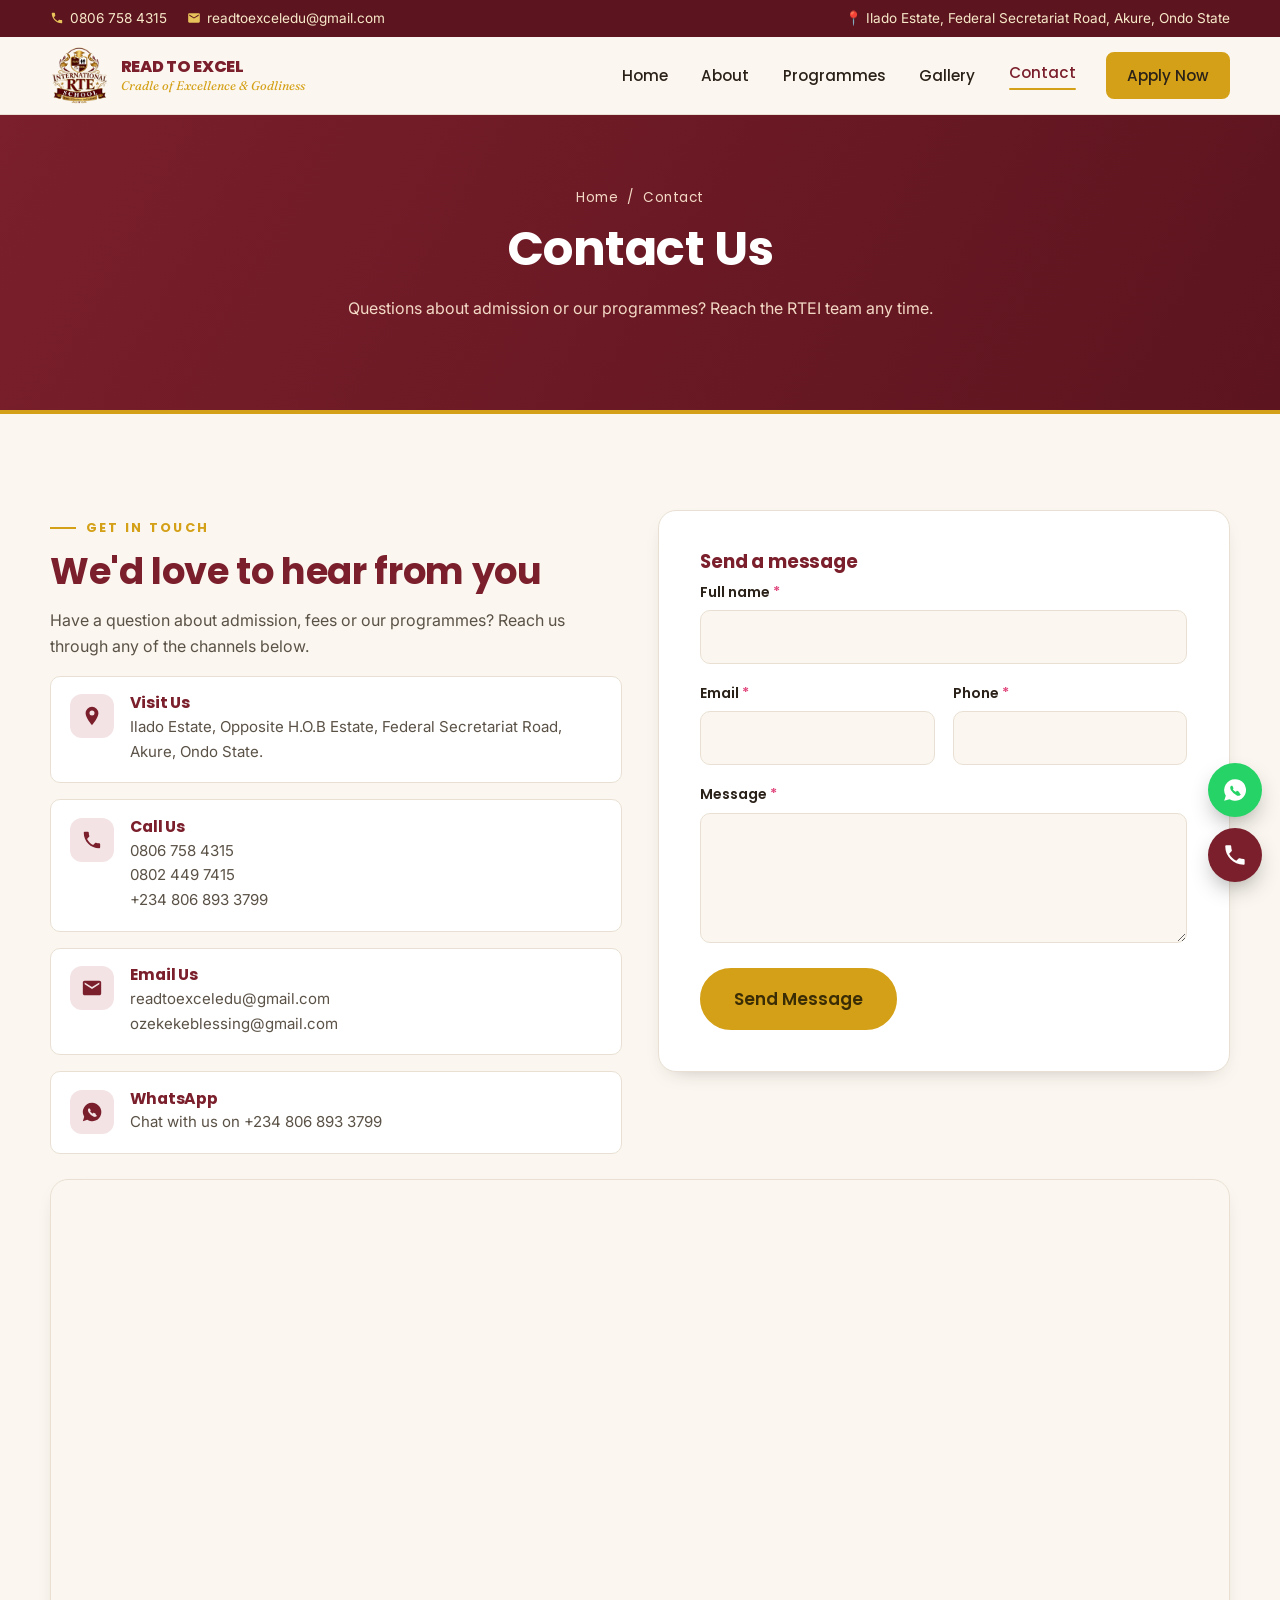
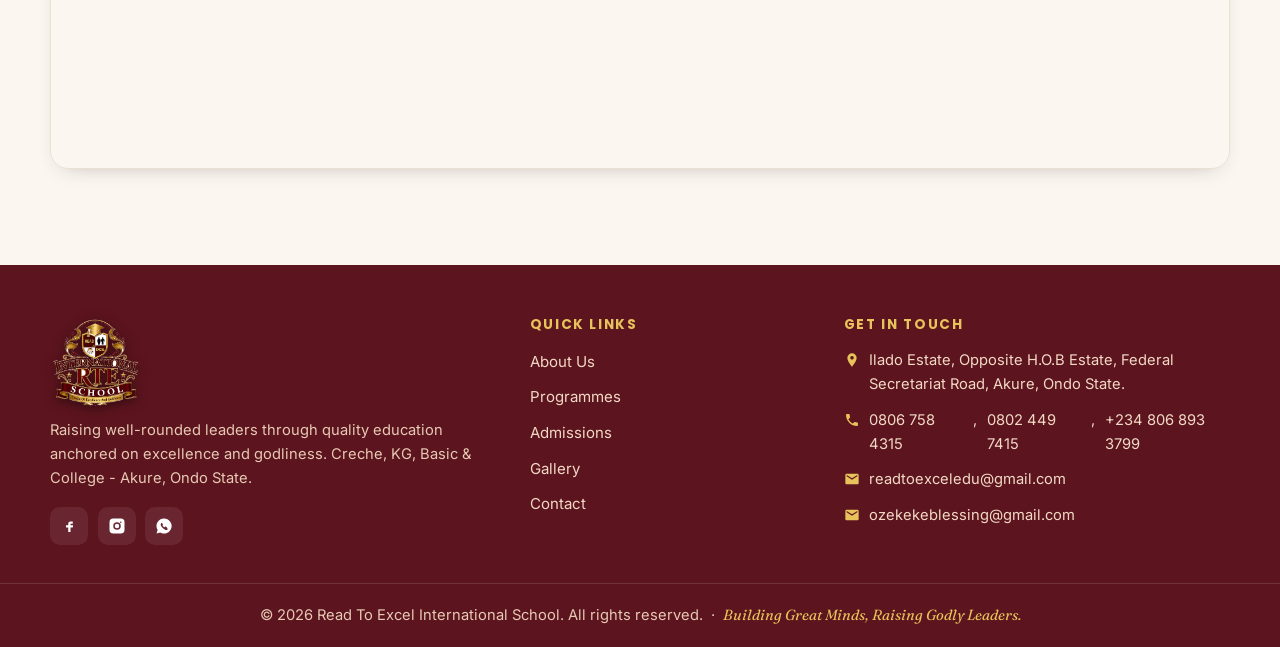
<file: contact.html>
<!DOCTYPE html>
<html lang="en">
<head>
  <meta charset="UTF-8">
  <meta name="viewport" content="width=device-width, initial-scale=1.0">
  <title>Contact | Read To Excel International School</title>
  <meta name="description" content="Contact Read To Excel International School, Akure - address, phone numbers, email and enquiry form. Admission in progress.">
  <meta name="theme-color" content="#7A1F2B">
  <meta property="og:type" content="website">
  <meta property="og:title" content="Contact | Read To Excel International School">
  <meta property="og:description" content="Contact Read To Excel International School, Akure - address, phone numbers, email and enquiry form. Admission in progress.">
  <link rel="preconnect" href="https://fonts.googleapis.com">
  <link rel="preconnect" href="https://fonts.gstatic.com" crossorigin>
  <link href="https://fonts.googleapis.com/css2?family=Poppins:wght@400;500;600;700;800&family=Inter:wght@400;500;600&family=Fraunces:ital,opsz,wght@1,9..144,400;1,9..144,500&display=swap" rel="stylesheet">
  <link rel="stylesheet" href="styles.css">
</head>
<body>
<div class="topbar">
    <div class="container">
      <div class="topbar-contacts">
        <span>
          <svg class="ico" viewBox="0 0 24 24"><path d="M6.6 10.8c1.4 2.8 3.8 5.1 6.6 6.6l2.2-2.2c.3-.3.7-.4 1-.2 1.1.4 2.3.6 3.5.6.6 0 1 .4 1 1V20c0 .6-.4 1-1 1C10.6 21 3 13.4 3 4c0-.6.4-1 1-1h3.5c.6 0 1 .4 1 1 0 1.2.2 2.4.6 3.5.1.4 0 .8-.3 1l-2.2 2.3Z"/></svg>
          <a href="tel:+2348067584315">0806 758 4315</a>
        </span>
        <span>
          <svg class="ico" viewBox="0 0 24 24"><path d="M20 4H4c-1.1 0-2 .9-2 2v12c0 1.1.9 2 2 2h16c1.1 0 2-.9 2-2V6c0-1.1-.9-2-2-2Zm0 4-8 5-8-5V6l8 5 8-5v2Z"/></svg>
          <a href="mailto:readtoexceledu@gmail.com">readtoexceledu@gmail.com</a>
        </span>
      </div>
      <span>📍 Ilado Estate, Federal Secretariat Road, Akure, Ondo State</span>
    </div>
  </div>

  <!-- ============ HEADER ============ -->
<header class="site-header">
    <div class="container">
      <a class="brand" href="index.html" aria-label="Read To Excel International School - home">
        <span class="crest" aria-hidden="true">
          <img src="images/logo.png" alt="">
        </span>
        <span class="brand-text">
          <span class="name">Read To Excel</span><br>
          <span class="motto">Cradle of Excellence &amp; Godliness</span>
        </span>
      </a>

      <button class="nav-toggle" aria-label="Open menu" aria-controls="primary-nav" aria-expanded="false"><span></span></button>

      <nav class="nav" id="primary-nav" aria-label="Primary">
        <a href="index.html">Home</a>
        <a href="about.html">About</a>
        <a href="programmes.html">Programmes</a>
        <a href="gallery.html">Gallery</a>
        <a href="contact.html" class="active">Contact</a>
        <a href="programmes.html#enquiry" class="btn btn--gold">Apply Now</a>
      </nav>
    </div>
  </header>
  <section class="page-banner">
    <div class="container">
      <p class="crumbs"><a href="index.html">Home</a> &nbsp;/&nbsp; Contact</p>
      <h1>Contact Us</h1>
      <p>Questions about admission or our programmes? Reach the RTEI team any time.</p>
    </div>
  </section>

  <section class="section">
    <div class="container">
      <div class="contact-grid">
        <div class="reveal">
          <span class="eyebrow">Get in touch</span>
          <h2 style="color:var(--maroon);font-size:clamp(1.6rem,4vw,2.3rem)">We'd love to hear from you</h2>
          <p style="color:var(--ink-soft)">Have a question about admission, fees or our programmes? Reach us through any of the channels below.</p>
          <div class="info-list">
            <div class="info-row"><span class="ic"><svg viewBox="0 0 24 24"><path d="M12 2a7 7 0 0 0-7 7c0 5 7 13 7 13s7-8 7-13a7 7 0 0 0-7-7Zm0 9.5A2.5 2.5 0 1 1 12 6a2.5 2.5 0 0 1 0 5.5Z"/></svg></span><div><h3>Visit Us</h3><p>Ilado Estate, Opposite H.O.B Estate, Federal Secretariat Road, Akure, Ondo State.</p></div></div>
            <div class="info-row"><span class="ic"><svg viewBox="0 0 24 24"><path d="M6.6 10.8c1.4 2.8 3.8 5.1 6.6 6.6l2.2-2.2c.3-.3.7-.4 1-.2 1.1.4 2.3.6 3.5.6.6 0 1 .4 1 1V20c0 .6-.4 1-1 1C10.6 21 3 13.4 3 4c0-.6.4-1 1-1h3.5c.6 0 1 .4 1 1 0 1.2.2 2.4.6 3.5.1.4 0 .8-.3 1l-2.2 2.3Z"/></svg></span><div><h3>Call Us</h3><p><a href="tel:+2348067584315">0806 758 4315</a><br><a href="tel:+2348024497415">0802 449 7415</a><br><a href="tel:+2348068933799">+234 806 893 3799</a></p></div></div>
            <div class="info-row"><span class="ic"><svg viewBox="0 0 24 24"><path d="M20 4H4c-1.1 0-2 .9-2 2v12c0 1.1.9 2 2 2h16c1.1 0 2-.9 2-2V6c0-1.1-.9-2-2-2Zm0 4-8 5-8-5V6l8 5 8-5v2Z"/></svg></span><div><h3>Email Us</h3><p><a href="mailto:readtoexceledu@gmail.com">readtoexceledu@gmail.com</a><br><a href="mailto:ozekekeblessing@gmail.com">ozekekeblessing@gmail.com</a></p></div></div>
            <div class="info-row"><span class="ic"><svg viewBox="0 0 24 24"><path d="M12 2a10 10 0 0 0-8.5 15.2L2 22l4.9-1.5A10 10 0 1 0 12 2Zm5.3 14.1c-.2.6-1.2 1.1-1.7 1.2-.4.1-1 .1-1.6-.1a13 13 0 0 1-5.7-5c-.4-.7-.7-1.5-.7-2.3 0-.9.5-1.4.7-1.6.2-.2.4-.2.6-.2h.4c.1 0 .3 0 .5.4l.7 1.6c.1.1.1.3 0 .4l-.3.5c-.1.1-.2.3-.1.5.3.6 1.6 1.8 2.4 2.1.2.1.4.1.5-.1l.5-.6c.1-.2.3-.2.5-.1l1.6.8c.2.1.3.2.4.3 0 .2 0 .4-.1.6Z"/></svg></span><div><h3>WhatsApp</h3><p><a href="https://wa.me/2348068933799">Chat with us on +234 806 893 3799</a></p></div></div>
          </div>
        </div>

        <div class="reveal">
          <div class="form-card">
            <h3 style="color:var(--maroon)">Send a message</h3>
            <div class="form-success"><svg viewBox="0 0 24 24"><path d="M9 16.2 4.8 12l-1.4 1.4L9 19 21 7l-1.4-1.4L9 16.2Z"/></svg> Thanks! Your message has been sent. We'll reply shortly.</div>
            <!-- Wire to Formspree (action + method) to receive real submissions. -->
            <form data-form novalidate>
              <div class="field"><label>Full name <span class="req">*</span></label><input type="text" name="name" required><span class="error">Please enter your name.</span></div>
              <div class="grid-2">
                <div class="field"><label>Email <span class="req">*</span></label><input type="email" name="email" required><span class="error">Enter a valid email.</span></div>
                <div class="field"><label>Phone <span class="req">*</span></label><input type="tel" name="phone" data-type="phone" required><span class="error">Enter a valid phone number.</span></div>
              </div>
              <div class="field"><label>Message <span class="req">*</span></label><textarea name="message" required></textarea><span class="error">Please write a message.</span></div>
              <button type="submit" class="btn btn--gold btn--lg">Send Message</button>
            </form>
          </div>
        </div>
      </div>

      <!-- EDIT HERE: replace the embed URL with the exact RTEI location pin from Google Maps -->
      <div class="map-wrap reveal">
        <iframe title="Map to Read To Excel International School, Akure" loading="lazy" referrerpolicy="no-referrer-when-downgrade"
          src="https://www.google.com/maps?q=Federal+Secretariat+Road,+Akure,+Ondo+State,+Nigeria&output=embed"></iframe>
      </div>
    </div>
  </section>

<footer class="site-footer">
    <div class="container footer-grid">
      <div>
        <img class="footer-logo" src="images/logo.png" alt="Read To Excel International School logo">
        <p>Raising well-rounded leaders through quality education anchored on excellence and godliness. Creche, KG, Basic &amp; College - Akure, Ondo State.</p>
        <div class="socials">
          <!-- EDIT HERE: add real social links -->
          <a href="#" aria-label="Facebook"><svg viewBox="0 0 24 24"><path d="M14 9h3V6h-3c-2 0-3 1.3-3 3v2H8v3h3v6h3v-6h3l.5-3H14V9.5c0-.4.2-.5.6-.5Z"/></svg></a>
          <a href="#" aria-label="Instagram"><svg viewBox="0 0 24 24"><path d="M7 2h10a5 5 0 0 1 5 5v10a5 5 0 0 1-5 5H7a5 5 0 0 1-5-5V7a5 5 0 0 1 5-5Zm5 5a5 5 0 1 0 0 10 5 5 0 0 0 0-10Zm0 2a3 3 0 1 1 0 6 3 3 0 0 1 0-6Zm5-3a1 1 0 1 0 0 2 1 1 0 0 0 0-2Z"/></svg></a>
          <a href="https://wa.me/2348068933799" aria-label="WhatsApp"><svg viewBox="0 0 24 24"><path d="M12 2a10 10 0 0 0-8.5 15.2L2 22l4.9-1.5A10 10 0 1 0 12 2Zm5.3 14.1c-.2.6-1.2 1.1-1.7 1.2-.4.1-1 .1-1.6-.1a13 13 0 0 1-5.7-5c-.4-.7-.7-1.5-.7-2.3 0-.9.5-1.4.7-1.6.2-.2.4-.2.6-.2h.4c.1 0 .3 0 .5.4l.7 1.6c.1.1.1.3 0 .4l-.3.5c-.1.1-.2.3-.1.5.3.6 1.6 1.8 2.4 2.1.2.1.4.1.5-.1l.5-.6c.1-.2.3-.2.5-.1l1.6.8c.2.1.3.2.4.3 0 .2 0 .4-.1.6Z"/></svg></a>
        </div>
      </div>
      <div>
        <h4>Quick Links</h4>
        <ul class="footer-links">
          <li><a href="about.html">About Us</a></li>
          <li><a href="programmes.html">Programmes</a></li>
          <li><a href="programmes.html#enquiry">Admissions</a></li>
          <li><a href="gallery.html">Gallery</a></li>
          <li><a href="contact.html">Contact</a></li>
        </ul>
      </div>
      <div>
        <h4>Get in Touch</h4>
        <ul class="footer-contact">
          <li><svg viewBox="0 0 24 24"><path d="M12 2a7 7 0 0 0-7 7c0 5 7 13 7 13s7-8 7-13a7 7 0 0 0-7-7Zm0 9.5A2.5 2.5 0 1 1 12 6a2.5 2.5 0 0 1 0 5.5Z"/></svg> Ilado Estate, Opposite H.O.B Estate, Federal Secretariat Road, Akure, Ondo State.</li>
          <li><svg viewBox="0 0 24 24"><path d="M6.6 10.8c1.4 2.8 3.8 5.1 6.6 6.6l2.2-2.2c.3-.3.7-.4 1-.2 1.1.4 2.3.6 3.5.6.6 0 1 .4 1 1V20c0 .6-.4 1-1 1C10.6 21 3 13.4 3 4c0-.6.4-1 1-1h3.5c.6 0 1 .4 1 1 0 1.2.2 2.4.6 3.5.1.4 0 .8-.3 1l-2.2 2.3Z"/></svg> <a href="tel:+2348067584315">0806 758 4315</a>, <a href="tel:+2348024497415">0802 449 7415</a>, <a href="tel:+2348068933799">+234 806 893 3799</a></li>
          <li><svg viewBox="0 0 24 24"><path d="M20 4H4c-1.1 0-2 .9-2 2v12c0 1.1.9 2 2 2h16c1.1 0 2-.9 2-2V6c0-1.1-.9-2-2-2Zm0 4-8 5-8-5V6l8 5 8-5v2Z"/></svg> <a href="mailto:readtoexceledu@gmail.com">readtoexceledu@gmail.com</a></li>
          <li><svg viewBox="0 0 24 24"><path d="M20 4H4c-1.1 0-2 .9-2 2v12c0 1.1.9 2 2 2h16c1.1 0 2-.9 2-2V6c0-1.1-.9-2-2-2Zm0 4-8 5-8-5V6l8 5 8-5v2Z"/></svg> <a href="mailto:ozekekeblessing@gmail.com">ozekekeblessing@gmail.com</a></li>
        </ul>
      </div>
    </div>
    <div class="footer-bottom">
      <p style="margin:0">© <span id="year">2026</span> Read To Excel International School. All rights reserved. &nbsp;·&nbsp; <span class="motto">Building Great Minds, Raising Godly Leaders.</span></p>
    </div>
  </footer>
<div class="floats">
    <a class="float-btn float-wa" href="https://wa.me/2348068933799?text=Hello%20RTEI%2C%20I%27d%20like%20to%20enquire%20about%20admission." target="_blank" rel="noopener" aria-label="Chat on WhatsApp">
      <svg viewBox="0 0 24 24"><path d="M12 2a10 10 0 0 0-8.5 15.2L2 22l4.9-1.5A10 10 0 1 0 12 2Zm5.3 14.1c-.2.6-1.2 1.1-1.7 1.2-.4.1-1 .1-1.6-.1a13 13 0 0 1-5.7-5c-.4-.7-.7-1.5-.7-2.3 0-.9.5-1.4.7-1.6.2-.2.4-.2.6-.2h.4c.1 0 .3 0 .5.4l.7 1.6c.1.1.1.3 0 .4l-.3.5c-.1.1-.2.3-.1.5.3.6 1.6 1.8 2.4 2.1.2.1.4.1.5-.1l.5-.6c.1-.2.3-.2.5-.1l1.6.8c.2.1.3.2.4.3 0 .2 0 .4-.1.6Z"/></svg>
    </a>
    <a class="float-btn float-call" href="tel:+2348067584315" aria-label="Call the school">
      <svg viewBox="0 0 24 24"><path d="M6.6 10.8c1.4 2.8 3.8 5.1 6.6 6.6l2.2-2.2c.3-.3.7-.4 1-.2 1.1.4 2.3.6 3.5.6.6 0 1 .4 1 1V20c0 .6-.4 1-1 1C10.6 21 3 13.4 3 4c0-.6.4-1 1-1h3.5c.6 0 1 .4 1 1 0 1.2.2 2.4.6 3.5.1.4 0 .8-.3 1l-2.2 2.3Z"/></svg>
    </a>
  </div>
  <script src="script.js"></script>
</body>
</html>
</file>
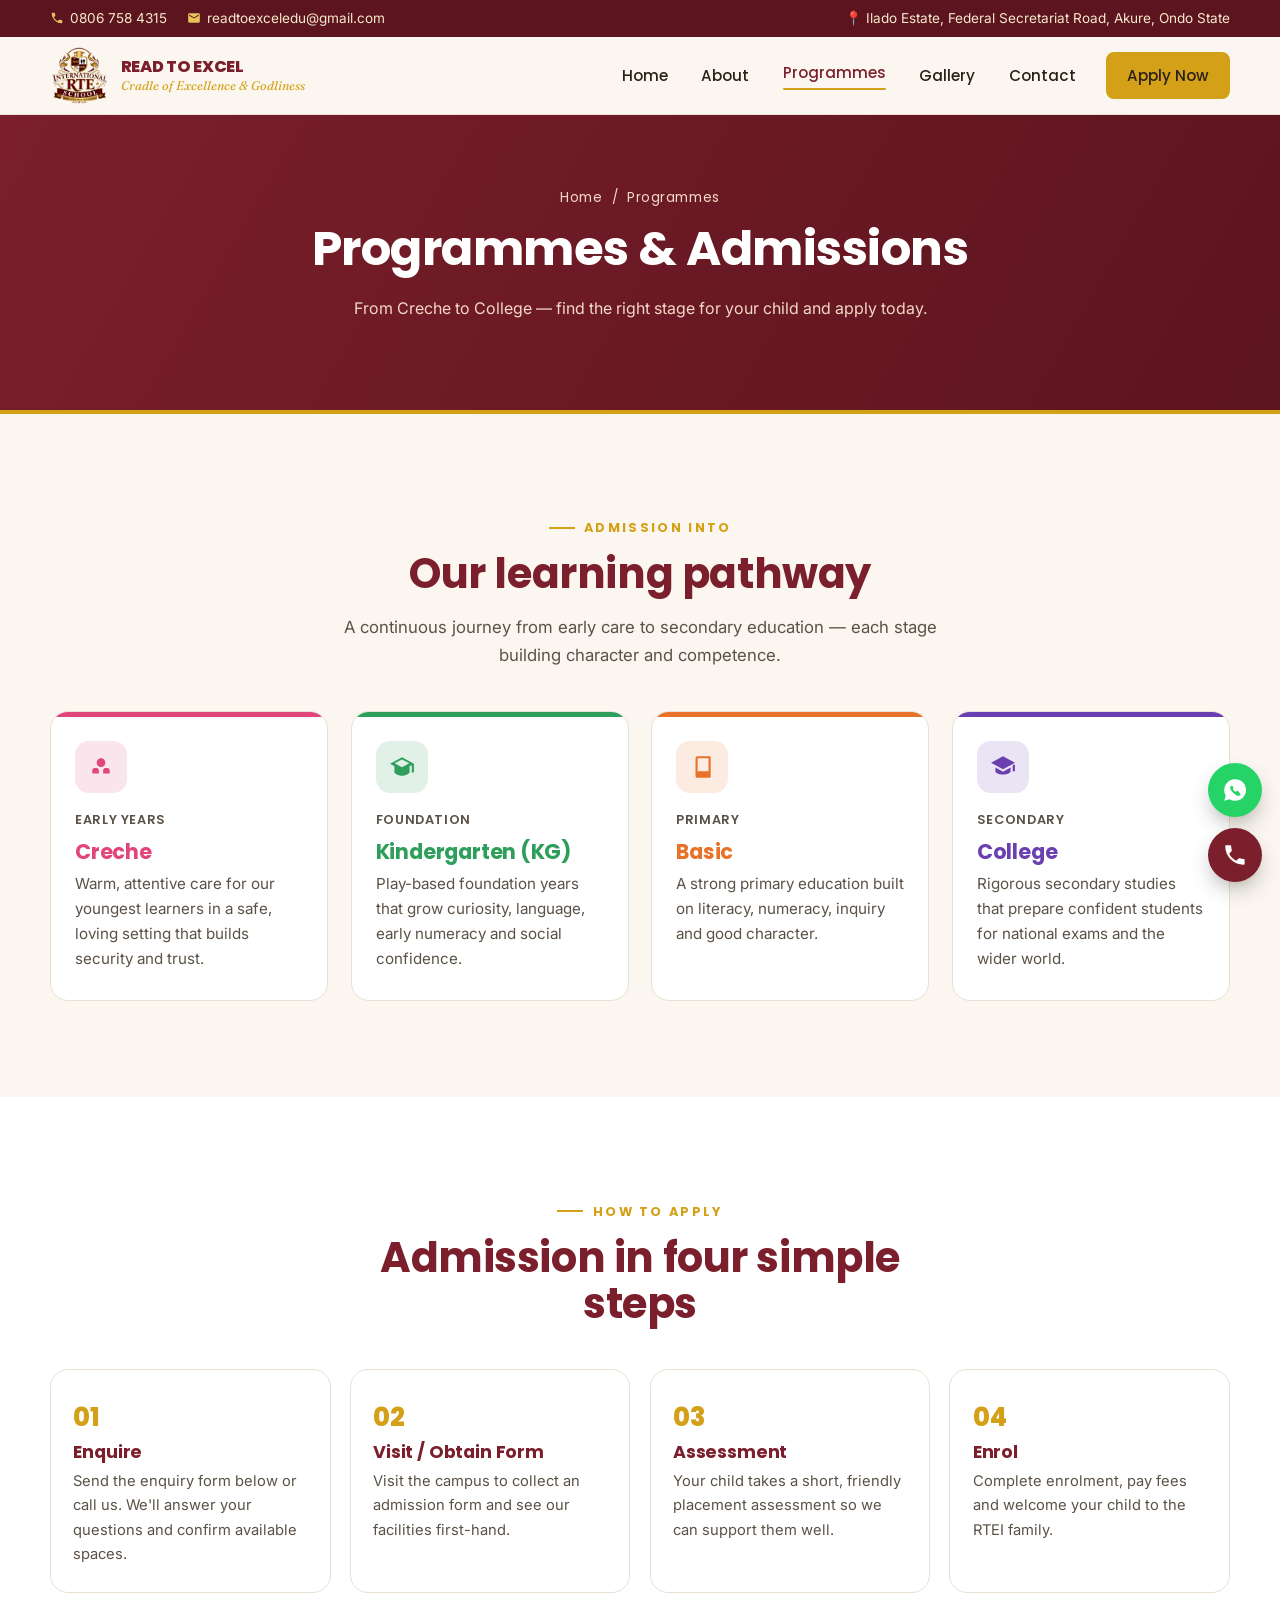
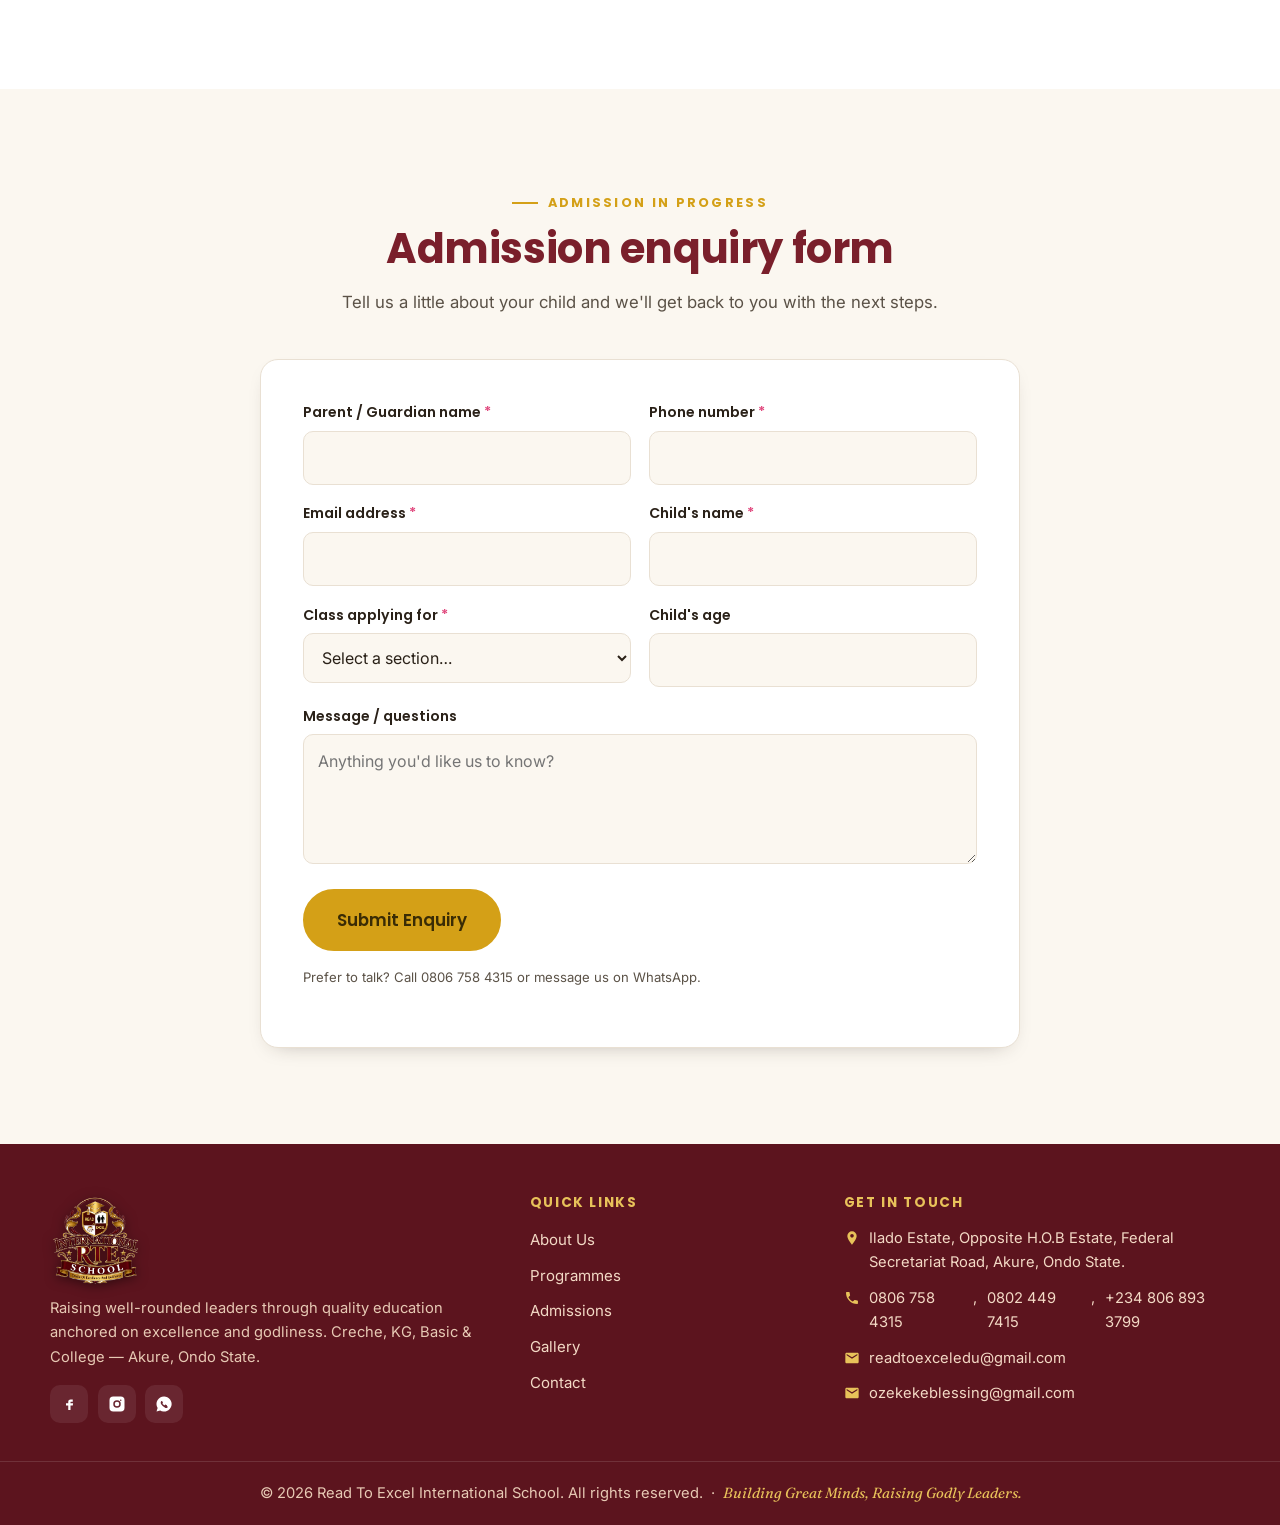
<file: programmes.html>
<!DOCTYPE html>
<html lang="en">
<head>
  <meta charset="UTF-8">
  <meta name="viewport" content="width=device-width, initial-scale=1.0">
  <title>Programmes & Admissions | Read To Excel International School</title>
  <meta name="description" content="Explore RTEI's Creche, KG, Basic and College programmes and apply online. Admission in progress in Akure, Ondo State.">
  <meta name="theme-color" content="#7A1F2B">
  <meta property="og:type" content="website">
  <meta property="og:title" content="Programmes & Admissions | Read To Excel International School">
  <meta property="og:description" content="Explore RTEI's Creche, KG, Basic and College programmes and apply online. Admission in progress in Akure, Ondo State.">
  <link rel="preconnect" href="https://fonts.googleapis.com">
  <link rel="preconnect" href="https://fonts.gstatic.com" crossorigin>
  <link href="https://fonts.googleapis.com/css2?family=Poppins:wght@400;500;600;700;800&family=Inter:wght@400;500;600&family=Fraunces:ital,opsz,wght@1,9..144,400;1,9..144,500&display=swap" rel="stylesheet">
  <link rel="stylesheet" href="styles.css">
</head>
<body>
<div class="topbar">
    <div class="container">
      <div class="topbar-contacts">
        <span>
          <svg class="ico" viewBox="0 0 24 24"><path d="M6.6 10.8c1.4 2.8 3.8 5.1 6.6 6.6l2.2-2.2c.3-.3.7-.4 1-.2 1.1.4 2.3.6 3.5.6.6 0 1 .4 1 1V20c0 .6-.4 1-1 1C10.6 21 3 13.4 3 4c0-.6.4-1 1-1h3.5c.6 0 1 .4 1 1 0 1.2.2 2.4.6 3.5.1.4 0 .8-.3 1l-2.2 2.3Z"/></svg>
          <a href="tel:+2348067584315">0806 758 4315</a>
        </span>
        <span>
          <svg class="ico" viewBox="0 0 24 24"><path d="M20 4H4c-1.1 0-2 .9-2 2v12c0 1.1.9 2 2 2h16c1.1 0 2-.9 2-2V6c0-1.1-.9-2-2-2Zm0 4-8 5-8-5V6l8 5 8-5v2Z"/></svg>
          <a href="mailto:readtoexceledu@gmail.com">readtoexceledu@gmail.com</a>
        </span>
      </div>
      <span>📍 Ilado Estate, Federal Secretariat Road, Akure, Ondo State</span>
    </div>
  </div>

  <!-- ============ HEADER ============ -->
<header class="site-header">
    <div class="container">
      <a class="brand" href="index.html" aria-label="Read To Excel International School — home">
        <span class="crest" aria-hidden="true">
          <img src="images/logo.png" alt="">
        </span>
        <span class="brand-text">
          <span class="name">Read To Excel</span><br>
          <span class="motto">Cradle of Excellence &amp; Godliness</span>
        </span>
      </a>

      <button class="nav-toggle" aria-label="Open menu" aria-controls="primary-nav" aria-expanded="false"><span></span></button>

      <nav class="nav" id="primary-nav" aria-label="Primary">
        <a href="index.html">Home</a>
        <a href="about.html">About</a>
        <a href="programmes.html" class="active">Programmes</a>
        <a href="gallery.html">Gallery</a>
        <a href="contact.html">Contact</a>
        <a href="programmes.html#enquiry" class="btn btn--gold">Apply Now</a>
      </nav>
    </div>
  </header>
  <section class="page-banner">
    <div class="container">
      <p class="crumbs"><a href="index.html">Home</a> &nbsp;/&nbsp; Programmes</p>
      <h1>Programmes &amp; Admissions</h1>
      <p>From Creche to College — find the right stage for your child and apply today.</p>
    </div>
  </section>

  <section class="section">
    <div class="container">
      <div class="section-head center reveal">
        <span class="eyebrow">Admission into</span>
        <h2>Our learning pathway</h2>
        <p>A continuous journey from early care to secondary education — each stage building character and competence.</p>
      </div>
      <div class="prog-grid">
        <article class="prog-card creche reveal"><span class="badge"><svg viewBox="0 0 24 24"><path d="M12 4a4 4 0 1 0 0 8 4 4 0 0 0 0-8Zm-6 9c-1.1 0-2 .9-2 2v3h6v-3c0-1.1-.9-2-2-2H6Zm12 0h-2c-1.1 0-2 .9-2 2v3h6v-3c0-1.1-.9-2-2-2Z"/></svg></span><p class="ages">Early Years</p><h3>Creche</h3><p>Warm, attentive care for our youngest learners in a safe, loving setting that builds security and trust.</p></article>
        <article class="prog-card kg reveal"><span class="badge"><svg viewBox="0 0 24 24"><path d="M12 3 1 9l4 2.2V17c0 .6 3.1 3 7 3s7-2.4 7-3v-5.8l2-1.1V17h2V9L12 3Zm0 9.3L5.2 8.6 12 5l6.8 3.6L12 12.3Z"/></svg></span><p class="ages">Foundation</p><h3>Kindergarten (KG)</h3><p>Play-based foundation years that grow curiosity, language, early numeracy and social confidence.</p></article>
        <article class="prog-card basic reveal"><span class="badge"><svg viewBox="0 0 24 24"><path d="M19 2H8a2 2 0 0 0-2 2v16a2 2 0 0 0 2 2h11a1 1 0 0 0 1-1V3a1 1 0 0 0-1-1ZM9 4h9v12H9a2 2 0 0 0-1 .3V4Z"/></svg></span><p class="ages">Primary</p><h3>Basic</h3><p>A strong primary education built on literacy, numeracy, inquiry and good character.</p></article>
        <article class="prog-card college reveal"><span class="badge"><svg viewBox="0 0 24 24"><path d="M12 14 1 8l11-6 11 6-11 6Zm0 2.3 7-3.8V16c0 1.7-3.1 3-7 3s-7-1.3-7-3v-3.5l7 3.8ZM21 10v6h2v-6h-2Z"/></svg></span><p class="ages">Secondary</p><h3>College</h3><p>Rigorous secondary studies that prepare confident students for national exams and the wider world.</p></article>
      </div>
    </div>
  </section>

  <section class="section section--tint">
    <div class="container">
      <div class="section-head center reveal">
        <span class="eyebrow">How to apply</span>
        <h2>Admission in four simple steps</h2>
      </div>
      <div class="steps">
        <div class="step reveal"><span class="n"></span><h3>Enquire</h3><p>Send the enquiry form below or call us. We'll answer your questions and confirm available spaces.</p></div>
        <div class="step reveal"><span class="n"></span><h3>Visit / Obtain Form</h3><p>Visit the campus to collect an admission form and see our facilities first-hand. <!-- EDIT HERE: add form fee if any --></p></div>
        <div class="step reveal"><span class="n"></span><h3>Assessment</h3><p>Your child takes a short, friendly placement assessment so we can support them well.</p></div>
        <div class="step reveal"><span class="n"></span><h3>Enrol</h3><p>Complete enrolment, pay fees and welcome your child to the RTEI family.</p></div>
      </div>
    </div>
  </section>

  <section class="section" id="enquiry">
    <div class="container" style="max-width:760px">
      <div class="section-head center reveal">
        <span class="eyebrow">Admission in progress</span>
        <h2>Admission enquiry form</h2>
        <p>Tell us a little about your child and we'll get back to you with the next steps.</p>
      </div>
      <div class="form-card reveal">
        <div class="form-success"><svg viewBox="0 0 24 24"><path d="M9 16.2 4.8 12l-1.4 1.4L9 19 21 7l-1.4-1.4L9 16.2Z"/></svg> Thank you! Your enquiry has been received. Our admissions team will contact you soon.</div>
        <!-- To receive submissions by email, create a free Formspree form and set
             action="https://formspree.io/f/XXXXXX" method="POST" on this form,
             then remove data-form so the browser submits normally. -->
        <form data-form novalidate>
          <div class="grid-2">
            <div class="field"><label>Parent / Guardian name <span class="req">*</span></label><input type="text" name="parent" required><span class="error">Please enter your name.</span></div>
            <div class="field"><label>Phone number <span class="req">*</span></label><input type="tel" name="phone" data-type="phone" required><span class="error">Enter a valid phone number.</span></div>
          </div>
          <div class="grid-2">
            <div class="field"><label>Email address <span class="req">*</span></label><input type="email" name="email" required><span class="error">Enter a valid email address.</span></div>
            <div class="field"><label>Child's name <span class="req">*</span></label><input type="text" name="child" required><span class="error">Please enter your child's name.</span></div>
          </div>
          <div class="grid-2">
            <div class="field"><label>Class applying for <span class="req">*</span></label>
              <select name="class" required>
                <option value="">Select a section…</option>
                <option>Creche</option><option>Kindergarten (KG)</option><option>Basic (Primary)</option><option>College (Secondary)</option>
              </select><span class="error">Please choose a section.</span>
            </div>
            <div class="field"><label>Child's age</label><input type="text" name="age"></div>
          </div>
          <div class="field"><label>Message / questions</label><textarea name="message" placeholder="Anything you'd like us to know?"></textarea></div>
          <button type="submit" class="btn btn--gold btn--lg">Submit Enquiry</button>
          <p class="form-note" style="margin-top:1rem">Prefer to talk? Call <a href="tel:+2348067584315">0806 758 4315</a> or <a href="https://wa.me/2348068933799">message us on WhatsApp</a>.</p>
        </form>
      </div>
    </div>
  </section>

<footer class="site-footer">
    <div class="container footer-grid">
      <div>
        <img class="footer-logo" src="images/logo.png" alt="Read To Excel International School logo">
        <p>Raising well-rounded leaders through quality education anchored on excellence and godliness. Creche, KG, Basic &amp; College — Akure, Ondo State.</p>
        <div class="socials">
          <!-- EDIT HERE: add real social links -->
          <a href="#" aria-label="Facebook"><svg viewBox="0 0 24 24"><path d="M14 9h3V6h-3c-2 0-3 1.3-3 3v2H8v3h3v6h3v-6h3l.5-3H14V9.5c0-.4.2-.5.6-.5Z"/></svg></a>
          <a href="#" aria-label="Instagram"><svg viewBox="0 0 24 24"><path d="M7 2h10a5 5 0 0 1 5 5v10a5 5 0 0 1-5 5H7a5 5 0 0 1-5-5V7a5 5 0 0 1 5-5Zm5 5a5 5 0 1 0 0 10 5 5 0 0 0 0-10Zm0 2a3 3 0 1 1 0 6 3 3 0 0 1 0-6Zm5-3a1 1 0 1 0 0 2 1 1 0 0 0 0-2Z"/></svg></a>
          <a href="https://wa.me/2348068933799" aria-label="WhatsApp"><svg viewBox="0 0 24 24"><path d="M12 2a10 10 0 0 0-8.5 15.2L2 22l4.9-1.5A10 10 0 1 0 12 2Zm5.3 14.1c-.2.6-1.2 1.1-1.7 1.2-.4.1-1 .1-1.6-.1a13 13 0 0 1-5.7-5c-.4-.7-.7-1.5-.7-2.3 0-.9.5-1.4.7-1.6.2-.2.4-.2.6-.2h.4c.1 0 .3 0 .5.4l.7 1.6c.1.1.1.3 0 .4l-.3.5c-.1.1-.2.3-.1.5.3.6 1.6 1.8 2.4 2.1.2.1.4.1.5-.1l.5-.6c.1-.2.3-.2.5-.1l1.6.8c.2.1.3.2.4.3 0 .2 0 .4-.1.6Z"/></svg></a>
        </div>
      </div>
      <div>
        <h4>Quick Links</h4>
        <ul class="footer-links">
          <li><a href="about.html">About Us</a></li>
          <li><a href="programmes.html">Programmes</a></li>
          <li><a href="programmes.html#enquiry">Admissions</a></li>
          <li><a href="gallery.html">Gallery</a></li>
          <li><a href="contact.html">Contact</a></li>
        </ul>
      </div>
      <div>
        <h4>Get in Touch</h4>
        <ul class="footer-contact">
          <li><svg viewBox="0 0 24 24"><path d="M12 2a7 7 0 0 0-7 7c0 5 7 13 7 13s7-8 7-13a7 7 0 0 0-7-7Zm0 9.5A2.5 2.5 0 1 1 12 6a2.5 2.5 0 0 1 0 5.5Z"/></svg> Ilado Estate, Opposite H.O.B Estate, Federal Secretariat Road, Akure, Ondo State.</li>
          <li><svg viewBox="0 0 24 24"><path d="M6.6 10.8c1.4 2.8 3.8 5.1 6.6 6.6l2.2-2.2c.3-.3.7-.4 1-.2 1.1.4 2.3.6 3.5.6.6 0 1 .4 1 1V20c0 .6-.4 1-1 1C10.6 21 3 13.4 3 4c0-.6.4-1 1-1h3.5c.6 0 1 .4 1 1 0 1.2.2 2.4.6 3.5.1.4 0 .8-.3 1l-2.2 2.3Z"/></svg> <a href="tel:+2348067584315">0806 758 4315</a>, <a href="tel:+2348024497415">0802 449 7415</a>, <a href="tel:+2348068933799">+234 806 893 3799</a></li>
          <li><svg viewBox="0 0 24 24"><path d="M20 4H4c-1.1 0-2 .9-2 2v12c0 1.1.9 2 2 2h16c1.1 0 2-.9 2-2V6c0-1.1-.9-2-2-2Zm0 4-8 5-8-5V6l8 5 8-5v2Z"/></svg> <a href="mailto:readtoexceledu@gmail.com">readtoexceledu@gmail.com</a></li>
          <li><svg viewBox="0 0 24 24"><path d="M20 4H4c-1.1 0-2 .9-2 2v12c0 1.1.9 2 2 2h16c1.1 0 2-.9 2-2V6c0-1.1-.9-2-2-2Zm0 4-8 5-8-5V6l8 5 8-5v2Z"/></svg> <a href="mailto:ozekekeblessing@gmail.com">ozekekeblessing@gmail.com</a></li>
        </ul>
      </div>
    </div>
    <div class="footer-bottom">
      <p style="margin:0">© <span id="year">2026</span> Read To Excel International School. All rights reserved. &nbsp;·&nbsp; <span class="motto">Building Great Minds, Raising Godly Leaders.</span></p>
    </div>
  </footer>
<div class="floats">
    <a class="float-btn float-wa" href="https://wa.me/2348068933799?text=Hello%20RTEI%2C%20I%27d%20like%20to%20enquire%20about%20admission." target="_blank" rel="noopener" aria-label="Chat on WhatsApp">
      <svg viewBox="0 0 24 24"><path d="M12 2a10 10 0 0 0-8.5 15.2L2 22l4.9-1.5A10 10 0 1 0 12 2Zm5.3 14.1c-.2.6-1.2 1.1-1.7 1.2-.4.1-1 .1-1.6-.1a13 13 0 0 1-5.7-5c-.4-.7-.7-1.5-.7-2.3 0-.9.5-1.4.7-1.6.2-.2.4-.2.6-.2h.4c.1 0 .3 0 .5.4l.7 1.6c.1.1.1.3 0 .4l-.3.5c-.1.1-.2.3-.1.5.3.6 1.6 1.8 2.4 2.1.2.1.4.1.5-.1l.5-.6c.1-.2.3-.2.5-.1l1.6.8c.2.1.3.2.4.3 0 .2 0 .4-.1.6Z"/></svg>
    </a>
    <a class="float-btn float-call" href="tel:+2348067584315" aria-label="Call the school">
      <svg viewBox="0 0 24 24"><path d="M6.6 10.8c1.4 2.8 3.8 5.1 6.6 6.6l2.2-2.2c.3-.3.7-.4 1-.2 1.1.4 2.3.6 3.5.6.6 0 1 .4 1 1V20c0 .6-.4 1-1 1C10.6 21 3 13.4 3 4c0-.6.4-1 1-1h3.5c.6 0 1 .4 1 1 0 1.2.2 2.4.6 3.5.1.4 0 .8-.3 1l-2.2 2.3Z"/></svg>
    </a>
  </div>
  <script src="script.js"></script>
</body>
</html>
</file>
<file: styles.css>
/* ==========================================================================
   Read To Excel International School (RTEI) — styles.css
   Shared across all pages.
   ========================================================================== */

/* ---- Design tokens ---- */
:root {
  /* Brand */
  --maroon:        #7A1F2B;
  --maroon-dark:   #5C141E;
  --maroon-soft:   #f3e3e5;
  --gold:          #D4A017;
  --gold-light:    #E8C25A;
  --gold-soft:     #fbf1d6;
  --navy:          #1A2A6C;

  /* Neutrals */
  --cream:         #FBF7F0;
  --paper:         #ffffff;
  --ink:           #2A2118;
  --ink-soft:      #5b5247;
  --line:          #e9e0d3;

  /* Programme accents (mirrors the flyer) */
  --c-creche:      #E0457B; /* pink   */
  --c-kg:          #2E9E5B; /* green  */
  --c-basic:       #E8722A; /* orange */
  --c-college:     #6A3FB0; /* purple */

  /* Type */
  --display: "Poppins", system-ui, sans-serif;
  --body:    "Inter", system-ui, sans-serif;
  --serif:   "Fraunces", Georgia, serif;

  /* Scale */
  --container: 1180px;
  --radius:    18px;
  --radius-sm: 10px;
  --shadow:    0 18px 40px -20px rgba(42, 33, 24, .35);
  --shadow-sm: 0 8px 22px -14px rgba(42, 33, 24, .4);
  --ring:      0 0 0 3px var(--gold-light);
}

/* ---- Reset / base ---- */
*, *::before, *::after { box-sizing: border-box; }
html { scroll-behavior: smooth; -webkit-text-size-adjust: 100%; scroll-padding-top: 75px; }
body {
  margin: 0;
  font-family: var(--body);
  color: var(--ink);
  background: var(--cream);
  line-height: 1.65;
  font-size: 1rem;
  -webkit-font-smoothing: antialiased;
}
img { max-width: 100%; display: block; }
a { color: inherit; text-decoration: none; }
ul { margin: 0; padding: 0; list-style: none; }
h1, h2, h3, h4 { font-family: var(--display); line-height: 1.12; margin: 0 0 .4em; letter-spacing: -.01em; }
p { margin: 0 0 1rem; }
:focus-visible { outline: none; box-shadow: var(--ring); border-radius: 6px; }

.container { width: min(100% - 2.5rem, var(--container)); margin-inline: auto; }
.eyebrow {
  font-family: var(--display);
  font-weight: 700;
  font-size: .8rem;
  letter-spacing: .18em;
  text-transform: uppercase;
  color: var(--gold);
  margin-bottom: .8rem;
  display: inline-flex;
  align-items: center;
  gap: .6rem;
}
.eyebrow::before { content: ""; width: 26px; height: 2px; background: var(--gold); display: inline-block; }
.section { padding: clamp(3.5rem, 8vw, 6rem) 0; }
.section--tint { background: var(--paper); }
.section-head { max-width: 640px; margin-bottom: 2.6rem; }
.section-head.center { margin-inline: auto; text-align: center; }
.section-head h2 { font-size: clamp(1.7rem, 4vw, 2.6rem); color: var(--maroon); }
.section-head p { color: var(--ink-soft); font-size: 1.05rem; margin: 0; }

/* ---- Buttons ---- */
.btn {
  --bg: var(--maroon);
  --fg: #fff;
  display: inline-flex;
  align-items: center;
  gap: .5rem;
  font-family: var(--display);
  font-weight: 600;
  font-size: .98rem;
  padding: .85rem 1.6rem;
  border-radius: 999px;
  background: var(--bg);
  color: var(--fg);
  border: 2px solid var(--bg);
  cursor: pointer;
  touch-action: manipulation;
  transition: transform .18s ease, box-shadow .18s ease, background .18s ease;
}
.btn:hover { transform: translateY(-2px); box-shadow: var(--shadow-sm); }
.btn--gold { --bg: var(--gold); --fg: #3a2c05; }
.btn--ghost { --bg: transparent; --fg: #fff; border-color: rgba(255,255,255,.6); }
.btn--ghost:hover { background: rgba(255,255,255,.12); }
.btn--outline { --bg: transparent; --fg: var(--maroon); border-color: var(--maroon); }
.btn--lg { padding: 1rem 2rem; font-size: 1.05rem; }

/* ==========================================================================
   Header / nav
   ========================================================================== */
.topbar {
  background: var(--maroon-dark);
  color: #f7e9c9;
  font-size: .85rem;
}
.topbar .container { display: flex; flex-wrap: wrap; gap: .4rem 1.4rem; justify-content: space-between; align-items: center; padding: .45rem 0; }
.topbar a { color: #f7e9c9; }
.topbar a:hover { color: #fff; }
.topbar .topbar-contacts { display: flex; flex-wrap: wrap; gap: 1.2rem; }
.topbar .topbar-contacts span { display: inline-flex; align-items: center; gap: .4rem; }
.topbar .ico { width: 14px; height: 14px; fill: var(--gold-light); }

.site-header {
  position: sticky;
  top: 0;
  z-index: 50;
  background: rgba(251, 247, 240, .92);
  backdrop-filter: blur(10px);
  border-bottom: 1px solid var(--line);
}
.site-header .container { display: flex; align-items: center; justify-content: space-between; gap: 1rem; padding: .6rem 0; }

/* Crest wordmark — the signature mark */
.brand { display: flex; align-items: center; gap: .8rem; }
.crest {
  width: 58px; height: 58px;
  flex: none;
  display: flex;
  align-items: center;
  justify-content: center;
}
.crest img { width: 58px; height: 58px; object-fit: contain; }
.brand-text { line-height: 1; }
.brand-text .name {
  font-family: var(--display);
  font-weight: 800;
  font-size: 1.02rem;
  color: var(--maroon);
  letter-spacing: -.02em;
  text-transform: uppercase;
}
.brand-text .motto {
  font-family: var(--serif);
  font-style: italic;
  font-size: .78rem;
  color: var(--gold);
}

.nav { display: flex; align-items: center; gap: .4rem; }
.nav a {
  font-family: var(--display);
  font-weight: 500;
  font-size: .95rem;
  padding: .5rem .85rem;
  border-radius: 8px;
  color: var(--ink);
  transition: color .15s, background .15s;
}
.nav a:hover { color: var(--maroon); }
.nav a.active { color: var(--maroon); }
.nav a.active::after {
  content: ""; display: block; height: 2px; background: var(--gold);
  border-radius: 2px; margin-top: 3px;
}
.nav .btn { margin-left: .6rem; padding: .55rem 1.2rem; }

.nav-toggle {
  display: none;
  background: none; border: 0; cursor: pointer;
  width: 44px; height: 44px;
  border-radius: 10px;
  touch-action: manipulation;
}
.nav-toggle span, .nav-toggle span::before, .nav-toggle span::after {
  content: ""; display: block; width: 24px; height: 2px; background: var(--maroon);
  margin-inline: auto; transition: transform .25s, opacity .2s;
}
.nav-toggle span::before { transform: translateY(-7px); }
.nav-toggle span::after  { transform: translateY(5px); }
.nav-toggle[aria-expanded="true"] span { background: transparent; }
.nav-toggle[aria-expanded="true"] span::before { transform: translateY(7px) rotate(45deg); }
.nav-toggle[aria-expanded="true"] span::after  { transform: translateY(-5px) rotate(-45deg); }

/* ==========================================================================
   Hero
   ========================================================================== */
.hero {
  position: relative;
  color: #fff;
  /* EDIT HERE: swap the photo URL for a real picture of RTEI pupils */
  background:
    linear-gradient(105deg, rgba(92,20,30,.88) 0%, rgba(92,20,30,.65) 45%, rgba(26,42,108,.45) 100%),
    url("images/campus.jpg") center/cover;
}
.hero-inner { padding: clamp(3.5rem, 9vw, 6.5rem) 0; max-width: 720px; }
.hero .pill {
  display: inline-flex; align-items: center; gap: .55rem;
  background: var(--gold); color: #3a2c05;
  font-family: var(--display); font-weight: 700; font-size: .82rem;
  letter-spacing: .04em; padding: .45rem 1rem; border-radius: 999px;
  margin-bottom: 1.4rem;
}
.hero .pill .dot { width: 9px; height: 9px; border-radius: 50%; background: var(--maroon); animation: pulse 1.8s infinite; }
@keyframes pulse { 0%,100% { opacity: 1; } 50% { opacity: .35; } }
.hero h1 { font-size: clamp(2.3rem, 6vw, 4rem); font-weight: 800; letter-spacing: -.025em; }
.hero h1 .accent { color: var(--gold-light); }
.hero .lead { font-size: clamp(1.05rem, 2.2vw, 1.3rem); color: #f3e3e5; max-width: 56ch; }
.hero .motto-line { font-family: var(--serif); font-style: italic; color: var(--gold-light); font-size: 1.15rem; margin-bottom: 1.6rem; }
.hero-actions { display: flex; flex-wrap: wrap; gap: .9rem; margin-top: 1.8rem; }
.hero-strip {
  background: var(--maroon-dark);
  border-top: 2px solid var(--gold);
}
.hero-strip .container { display: grid; grid-template-columns: repeat(4, 1fr); gap: 1rem; padding: 1.2rem 0; text-align: center; color: #fff; }
.hero-strip .stat strong { display: block; font-family: var(--display); font-weight: 800; font-size: 1.5rem; color: var(--gold-light); }
.hero-strip .stat span { font-size: .82rem; letter-spacing: .04em; color: #f3d9c5; text-transform: uppercase; }

/* Page banner (interior pages) */
.page-banner {
  background: linear-gradient(120deg, var(--maroon), var(--maroon-dark));
  color: #fff; text-align: center;
  padding: clamp(2.6rem, 7vw, 4.5rem) 0;
  border-bottom: 4px solid var(--gold);
}
.page-banner h1 { font-size: clamp(2rem, 5vw, 3rem); }
.page-banner p { color: #f3d9c5; max-width: 60ch; margin-inline: auto; }
.crumbs { font-size: .85rem; color: var(--gold-light); margin-bottom: .8rem; font-family: var(--display); letter-spacing: .04em; }
.crumbs a:hover { color: #fff; }

/* ==========================================================================
   Programme cards
   ========================================================================== */
.prog-grid { display: grid; grid-template-columns: repeat(auto-fit, minmax(230px, 1fr)); gap: 1.4rem; }
.prog-card {
  --accent: var(--maroon);
  background: var(--paper);
  border: 1px solid var(--line);
  border-radius: var(--radius);
  padding: 1.8rem 1.5rem;
  position: relative;
  overflow: hidden;
  transition: transform .2s, box-shadow .2s;
}
.prog-card::before { content: ""; position: absolute; inset: 0 0 auto 0; height: 5px; background: var(--accent); }
.prog-card:hover { transform: translateY(-6px); box-shadow: var(--shadow); }
.prog-card .badge {
  width: 52px; height: 52px; border-radius: 14px; display: grid; place-items: center;
  background: color-mix(in srgb, var(--accent) 14%, #fff); margin-bottom: 1rem;
}
.prog-card .badge svg { width: 26px; height: 26px; fill: var(--accent); }
.prog-card h3 { color: var(--accent); font-size: 1.3rem; }
.prog-card .ages { font-family: var(--display); font-weight: 600; font-size: .8rem; letter-spacing: .05em; color: var(--ink-soft); text-transform: uppercase; margin-bottom: .6rem; }
.prog-card p { color: var(--ink-soft); font-size: .95rem; margin: 0; }
.prog-card.creche  { --accent: var(--c-creche); }
.prog-card.kg      { --accent: var(--c-kg); }
.prog-card.basic   { --accent: var(--c-basic); }
.prog-card.college { --accent: var(--c-college); }

/* ==========================================================================
   Why choose RTEI
   ========================================================================== */
.why { background: var(--maroon); color: #fff; }
.why .section-head h2 { color: #fff; }
.why .section-head p { color: #f3d9c5; }
.why .eyebrow { color: var(--gold-light); }
.why .eyebrow::before { background: var(--gold-light); }
.why-grid { display: grid; grid-template-columns: repeat(auto-fit, minmax(280px, 1fr)); gap: 1.2rem; }
.why-card {
  background: rgba(255,255,255,.06);
  border: 1px solid rgba(255,255,255,.12);
  border-radius: var(--radius);
  padding: 1.6rem;
  display: flex; gap: 1rem; align-items: flex-start;
  transition: background .2s, transform .2s;
}
.why-card:hover { background: rgba(255,255,255,.12); transform: translateY(-4px); }
.why-card .ic {
  flex: none; width: 48px; height: 48px; border-radius: 12px; display: grid; place-items: center;
  background: var(--gold); 
}
.why-card .ic svg { width: 24px; height: 24px; fill: var(--maroon-dark); }
.why-card h3 { font-size: 1.08rem; color: var(--gold-light); margin-bottom: .35rem; }
.why-card p { font-size: .92rem; color: #f3e3e5; margin: 0; }

/* ==========================================================================
   Gallery
   ========================================================================== */
.gallery-grid { display: grid; grid-template-columns: repeat(auto-fit, minmax(260px, 1fr)); gap: 1.2rem; }
.gallery-grid.preview { grid-template-columns: repeat(3, 1fr); }
.shot {
  position: relative; border-radius: var(--radius); overflow: hidden; aspect-ratio: 4/3;
  box-shadow: var(--shadow-sm); background: var(--maroon-soft);
}
.shot img { width: 100%; height: 100%; object-fit: cover; transition: transform .4s ease; }
.shot:hover img { transform: scale(1.06); }
.shot figcaption {
  position: absolute; left: 0; right: 0; bottom: 0;
  background: linear-gradient(transparent, rgba(92,20,30,.9));
  color: #fff; font-family: var(--display); font-weight: 600;
  padding: 1.8rem 1rem .9rem; font-size: .95rem;
}
.shot figcaption span { display: inline-block; background: var(--gold); color: #3a2c05; font-size: .68rem; letter-spacing: .08em; text-transform: uppercase; padding: .15rem .5rem; border-radius: 4px; margin-bottom: .35rem; }

/* ==========================================================================
   About + content blocks
   ========================================================================== */
.split { display: grid; grid-template-columns: 1.05fr .95fr; gap: clamp(1.5rem, 4vw, 3.5rem); align-items: center; }
.split img { border-radius: var(--radius); box-shadow: var(--shadow); aspect-ratio: 4/3; object-fit: cover; width: 100%; }
.values { display: grid; grid-template-columns: repeat(2, 1fr); gap: 1.2rem; margin-top: 1.5rem; }
.value-box { background: var(--paper); border: 1px solid var(--line); border-left: 4px solid var(--gold); border-radius: var(--radius-sm); padding: 1.2rem 1.3rem; }
.value-box h3 { color: var(--maroon); font-size: 1.05rem; margin-bottom: .3rem; }
.value-box p { font-size: .92rem; color: var(--ink-soft); margin: 0; }

.quote {
  background: linear-gradient(135deg, var(--gold-soft), #fff);
  border: 1px solid var(--line);
  border-radius: var(--radius);
  padding: clamp(1.8rem, 4vw, 2.8rem);
  position: relative;
}
.quote::before { content: "\201C"; font-family: var(--serif); font-size: 5rem; color: var(--gold); position: absolute; top: -.2rem; left: 1rem; line-height: 1; }
.quote p { font-family: var(--serif); font-style: italic; font-size: 1.25rem; color: var(--maroon-dark); padding-left: 2.2rem; }
.quote .by { font-family: var(--display); font-weight: 700; font-style: normal; font-size: .95rem; color: var(--ink); padding-left: 2.2rem; }

/* Admission steps */
.steps { display: grid; grid-template-columns: repeat(auto-fit, minmax(220px,1fr)); gap: 1.2rem; counter-reset: step; }
.step { background: var(--paper); border: 1px solid var(--line); border-radius: var(--radius); padding: 1.6rem 1.4rem; position: relative; }
.step .n { counter-increment: step; font-family: var(--display); font-weight: 800; color: var(--gold); font-size: 1.6rem; }
.step .n::before { content: "0" counter(step); }
.step h3 { font-size: 1.1rem; color: var(--maroon); margin: .3rem 0 .4rem; }
.step p { font-size: .92rem; color: var(--ink-soft); margin: 0; }

/* ==========================================================================
   Forms
   ========================================================================== */
.form-card { background: var(--paper); border: 1px solid var(--line); border-radius: var(--radius); padding: clamp(1.6rem, 4vw, 2.6rem); box-shadow: var(--shadow-sm); }
.field { margin-bottom: 1.1rem; }
.field label { display: block; font-family: var(--display); font-weight: 600; font-size: .88rem; color: var(--ink); margin-bottom: .4rem; }
.field label .req { color: var(--c-creche); }
.field input, .field select, .field textarea {
  width: 100%; font: inherit; color: var(--ink);
  padding: .8rem .9rem; border: 1.5px solid var(--line); border-radius: var(--radius-sm);
  background: var(--cream); transition: border-color .15s, box-shadow .15s;
}
.field input:focus, .field select:focus, .field textarea:focus { border-color: var(--gold); box-shadow: var(--ring); outline: none; }
.field textarea { min-height: 130px; resize: vertical; }
.field .error { color: #b3261e; font-size: .82rem; margin-top: .35rem; display: none; }
.field.invalid input, .field.invalid select, .field.invalid textarea { border-color: #b3261e; }
.field.invalid .error { display: block; }
.grid-2 { display: grid; grid-template-columns: 1fr 1fr; gap: 0 1.1rem; }
.form-note { font-size: .82rem; color: var(--ink-soft); }
.form-success {
  display: none; align-items: center; gap: .7rem;
  background: color-mix(in srgb, var(--c-kg) 12%, #fff);
  border: 1px solid var(--c-kg); color: #1c6b3c;
  border-radius: var(--radius-sm); padding: 1rem 1.2rem; font-weight: 600; margin-bottom: 1.2rem;
}
.form-success.show { display: flex; }
.form-success svg { width: 22px; height: 22px; fill: var(--c-kg); flex: none; }

/* Contact info cards */
.contact-grid { display: grid; grid-template-columns: 1fr 1fr; gap: 2.2rem; align-items: start; }
.info-list { display: grid; gap: 1rem; }
.info-row { display: flex; gap: 1rem; align-items: flex-start; background: var(--paper); border: 1px solid var(--line); border-radius: var(--radius-sm); padding: 1.1rem 1.2rem; }
.info-row .ic { flex: none; width: 44px; height: 44px; border-radius: 12px; background: var(--maroon-soft); display: grid; place-items: center; }
.info-row .ic svg { width: 22px; height: 22px; fill: var(--maroon); }
.info-row h3 { font-size: .98rem; color: var(--maroon); margin: 0 0 .2rem; }
.info-row a, .info-row p { font-size: .94rem; color: var(--ink-soft); margin: 0; }
.info-row a:hover { color: var(--maroon); }
.map-wrap { border-radius: var(--radius); overflow: hidden; border: 1px solid var(--line); margin-top: 1.6rem; aspect-ratio: 16/8; box-shadow: var(--shadow-sm); }
.map-wrap iframe { width: 100%; height: 100%; border: 0; }

/* ==========================================================================
   CTA band
   ========================================================================== */
.cta-band {
  background:
    linear-gradient(120deg, rgba(26,42,108,.92), rgba(92,20,30,.92)),
    url("https://images.unsplash.com/photo-1503676260728-1c00da094a0b?auto=format&fit=crop&w=1600&q=80") center/cover;
  color: #fff; text-align: center;
}
.cta-band h2 { font-size: clamp(1.8rem, 4vw, 2.8rem); color: #fff; }
.cta-band p { color: #f3d9c5; max-width: 55ch; margin: 0 auto 1.8rem; font-size: 1.1rem; }
.cta-band .hero-actions { justify-content: center; }

/* ==========================================================================
   Footer
   ========================================================================== */
.site-footer { background: var(--maroon-dark); color: #f3d9c5; padding: 3.2rem 0 0; }
.footer-grid { display: grid; grid-template-columns: 1.6fr 1fr 1.4fr; gap: 2.4rem; padding-bottom: 2.4rem; }
.site-footer .brand-text .name { color: #fff; }
.site-footer p { font-size: .92rem; color: #e7c9b4; }
.footer-logo { height: 90px; width: auto; display: block; margin-bottom: .7rem; filter: drop-shadow(0 2px 6px rgba(0,0,0,.5)); }
.site-footer h4 { font-family: var(--display); color: var(--gold-light); font-size: .85rem; letter-spacing: .12em; text-transform: uppercase; margin-bottom: 1rem; }
.footer-links li { margin-bottom: .55rem; }
.footer-links a { font-size: .94rem; color: #f3d9c5; }
.footer-links a:hover { color: #fff; padding-left: 4px; transition: padding .15s; }
.footer-contact li { display: flex; gap: .6rem; align-items: flex-start; margin-bottom: .7rem; font-size: .92rem; }
.footer-contact svg { width: 16px; height: 16px; fill: var(--gold-light); flex: none; margin-top: 4px; }
.socials { display: flex; gap: .6rem; margin-top: 1rem; }
.socials a { width: 38px; height: 38px; border-radius: 10px; background: rgba(255,255,255,.08); display: grid; place-items: center; transition: background .2s; }
.socials a:hover { background: var(--gold); }
.socials svg { width: 18px; height: 18px; fill: #fff; }
.socials a:hover svg { fill: var(--maroon-dark); }
.footer-bottom { border-top: 1px solid rgba(255,255,255,.12); padding: 1.2rem 0; text-align: center; font-size: .85rem; }
.footer-bottom .motto { font-family: var(--serif); font-style: italic; color: var(--gold-light); }

/* ==========================================================================
   Floating actions
   ========================================================================== */
.floats { position: fixed; right: 18px; bottom: 18px; z-index: 60; display: grid; gap: .7rem; }
.float-btn {
  width: 54px; height: 54px; border-radius: 50%; display: grid; place-items: center;
  box-shadow: 0 10px 24px -8px rgba(0,0,0,.45); transition: transform .18s;
  touch-action: manipulation;
}
.float-btn:hover { transform: scale(1.08); }
.float-btn svg { width: 26px; height: 26px; fill: #fff; }

/* ==========================================================================
   Nav overlay (mobile)
   ========================================================================== */
.nav-overlay {
  display: none;
  position: fixed;
  inset: 0;
  background: rgba(0,0,0,.45);
  z-index: 54;
  cursor: pointer;
  -webkit-tap-highlight-color: transparent;
}
.nav-overlay.show { display: block; }
.float-wa { background: #25D366; }
.float-call { background: var(--maroon); }

/* ==========================================================================
   Scroll reveal
   ========================================================================== */
.reveal { opacity: 0; transform: translateY(24px); transition: opacity .6s ease, transform .6s ease; }
.reveal.in { opacity: 1; transform: none; }

/* ==========================================================================
   Responsive
   ========================================================================== */
@media (max-width: 900px) {
  .nav {
    position: fixed; inset: 0 0 0 auto; width: min(80vw, 320px);
    background: var(--cream); flex-direction: column; align-items: stretch;
    padding: 5rem 1.4rem 2rem; gap: .2rem;
    transform: translateX(100%); transition: transform .3s ease;
    box-shadow: -20px 0 40px -20px rgba(0,0,0,.3); z-index: 55;
  }
  .nav.open { transform: none; }
  .nav a { padding: .8rem .6rem; border-bottom: 1px solid var(--line); }
  .nav a.active::after { display: none; }
  .nav .btn { margin: .8rem 0 0; justify-content: center; }
  .nav-toggle { display: block; z-index: 60; }
  .split { grid-template-columns: 1fr; }
  .contact-grid { grid-template-columns: 1fr; }
  .footer-grid { grid-template-columns: 1fr 1fr; }
  .gallery-grid.preview { grid-template-columns: 1fr 1fr; }
}
@media (max-width: 600px) {
  .topbar { display: none; }
  .hero-strip .container { grid-template-columns: 1fr 1fr; gap: 1.2rem .5rem; }
  .grid-2 { grid-template-columns: 1fr; }
  .values { grid-template-columns: 1fr; }
  .footer-grid { grid-template-columns: 1fr; }
  .gallery-grid.preview { grid-template-columns: 1fr; }
}

@media (prefers-reduced-motion: reduce) {
  *, *::before, *::after { animation-duration: .001ms !important; transition-duration: .001ms !important; scroll-behavior: auto !important; }
  .reveal { opacity: 1; transform: none; }
}
</file>
